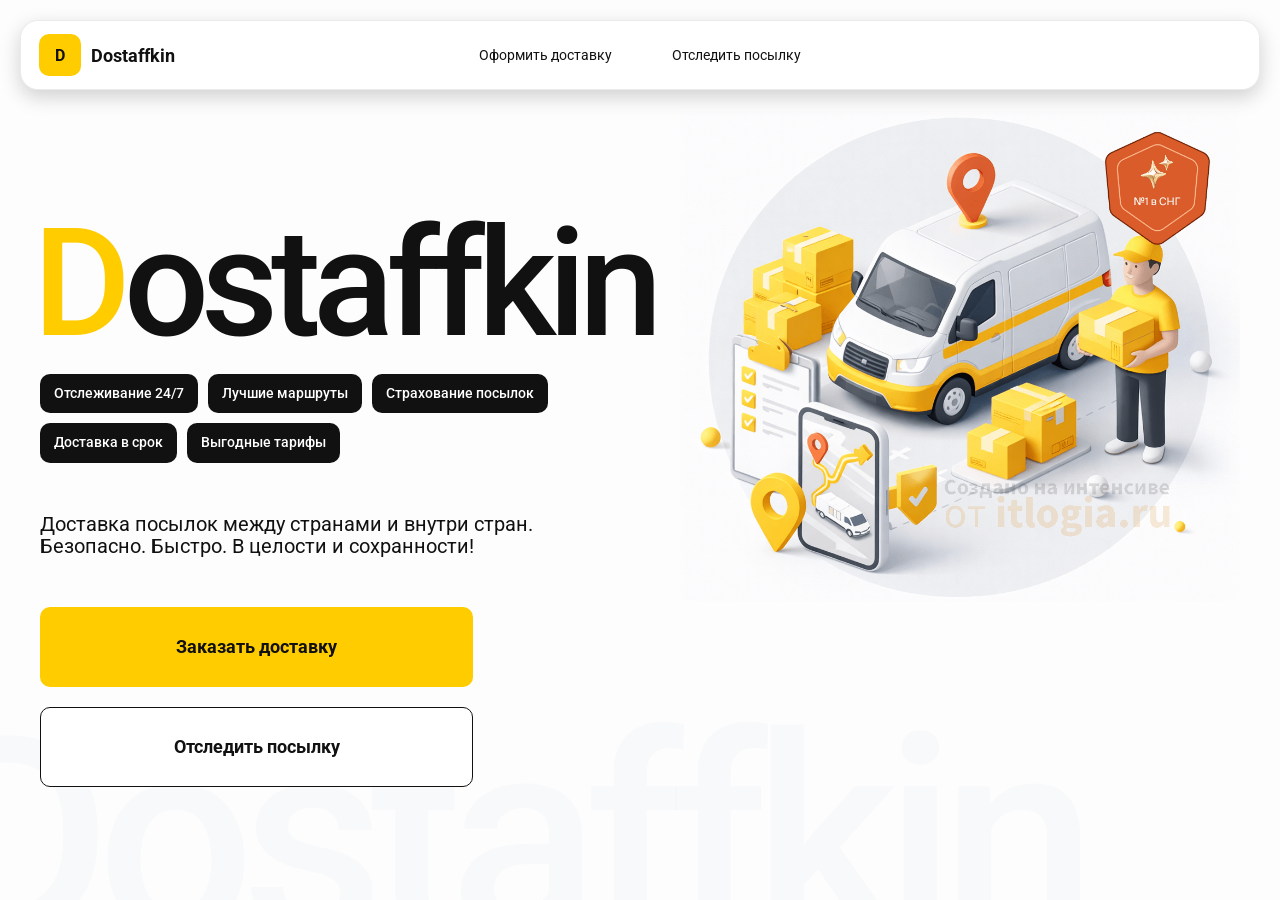
<file: index.html>
<!doctype html>
<html lang="ru">

<head>
    <meta charset="utf-8" />
    <meta name="viewport" content="width=device-width,initial-scale=1,maximum-scale=1,user-scalable=0" />
    <title>Dostaffkin — Доставка посылок между странами и внутри стран. Безопасно. Быстро. В целости и сохранности!
    </title>

    <link href="styles/base.css" rel="stylesheet" />
    <link href="styles/base_adaptive.css" rel="stylesheet" />
    <link href="styles/index.css" rel="stylesheet" />
    <link href="styles/index_adaptive.css" rel="stylesheet" />

</head>

<body>
    <div class="container">
        <header class="header">
            <a class="header-brand" href="#">
                <div class="header-logo">D</div>
                <div class="header-title">Dostaffkin</div>
            </a>
            <nav class="header-menu">
                <a class="header-link" href="./order.html">Оформить <span>доставку</span></a>
                <a class="header-link" href="./track.html">Отследить <span>посылку</span></a>
            </nav>
        </header>
        <main class="main">
            <section class="main-info">
                <div class="main-title">
                    <span>D</span>ostaffkin
                </div>
                <div class="main-features">
                    <div class="main-feature">Отслеживание 24/7</div>
                    <div class="main-feature">Лучшие маршруты</div>
                    <div class="main-feature">Страхование посылок</div>
                    <div class="main-feature">Доставка в срок</div>
                    <div class="main-feature">Выгодные тарифы</div>
                </div>
                <div class="main-description">
                    Доставка посылок между странами и внутри стран.
                    Безопасно. Быстро. В целости и сохранности!
                </div>
                <div class="main-actions">
                    <a class="button" type="button" href="./order.html">Заказать доставку</a>
                    <a class="button button-white" type="button" href="./track.html">Отследить посылку</a>
                </div>
            </section>
            <div class="main-title-ghost">Dostaffkin</div>
            <section class="main-image">
                <img src="images/main-image.png" alt="Main image" />
            </section>
            </section>
        </main>



    </div>
</body>

</html>
</file>
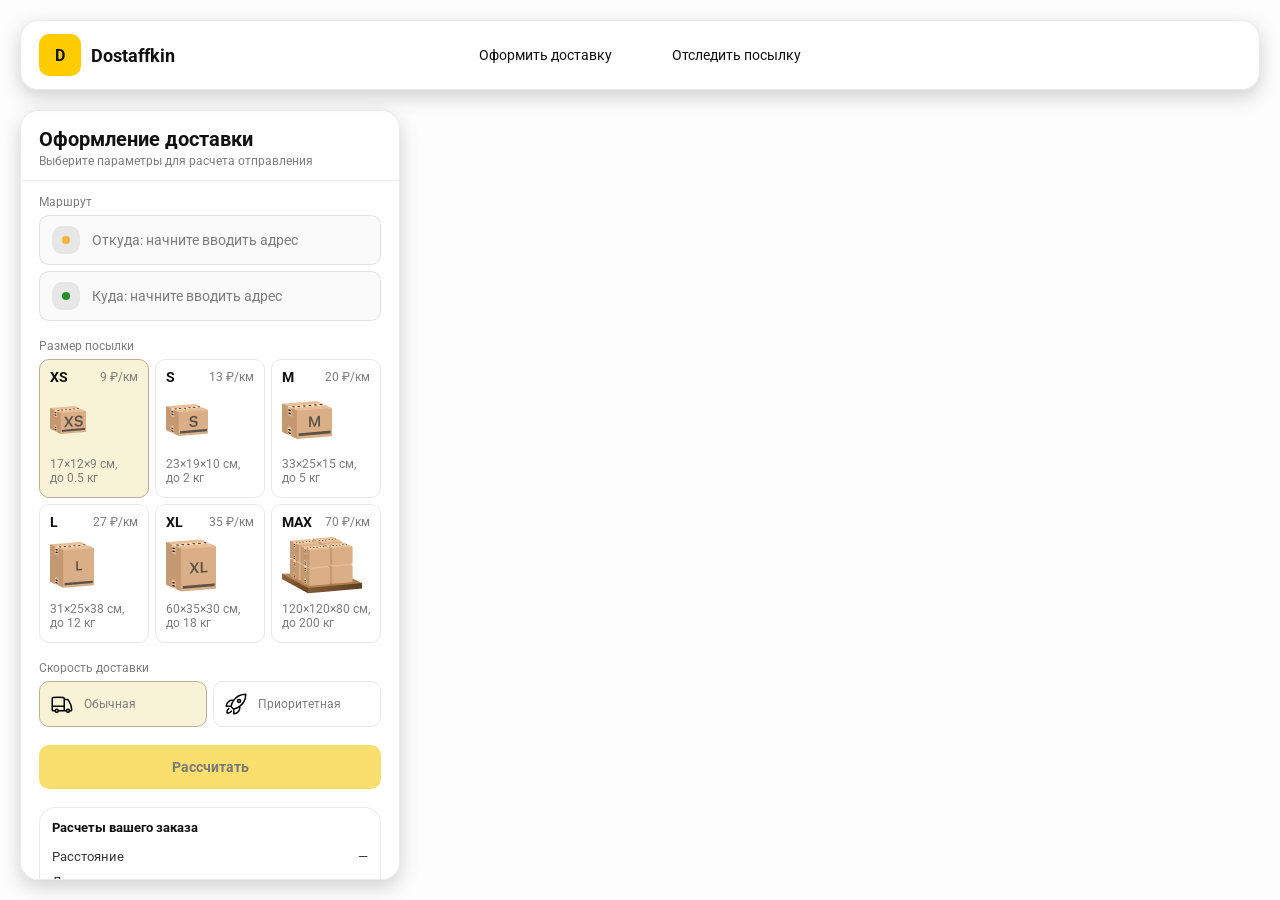
<file: order.html>
<!doctype html>
<html lang="ru">

<head>
    <meta charset="utf-8" />
    <meta name="viewport" content="width=device-width,initial-scale=1,maximum-scale=1,user-scalable=0" />
    <title>Оформление доставки</title>

    <link rel="stylesheet" href="styles/base.css" />
    <link rel="stylesheet" href="styles/base_adaptive.css" />

    <link rel="stylesheet" href="styles/order.css" />
    <link rel="stylesheet" href="styles/order_adaptive.css" />

<script src="https://testologia.ru/ymc_min.js" data-apikey="03c5ae40-5ecc-4961-a5fa-abab7ad16064" data-suggest-apikey="0db6a2b5-066e-4ccd-8c20-042d0642723e"></script>


</head>

<body>
    <div id="map"></div>
    <header class="header">
        <a class="header-brand" href="./Index.html">
            <div class="header-logo">D</div>
            <div class="header-title">Dostaffkin</div>
        </a>
        <nav class="header-menu">
            <a class="header-link" href="#">Оформить <span>доставку</span></a>
            <a class="header-link" href="./track.html">Отследить <span>посылку</span></a>
        </nav>
    </header>
    <aside class="main" id="sidebar">
        <div class="main-header">
            <div class="main-title">Оформление доставки</div>
            <div class="main-text">Выберите параметры для расчета отправления</div>
        </div>
        <div class="main-content">
            <div class="main-route">
                <div class="main-block-title">Маршрут</div>
                <div class="main-fields">
                    <div class="main-field" id="fromField">
                        <div class="main-pin"></div>
                        <input id="from" placeholder="Откуда: начните вводить адрес" autocomplete="off" />
                        <div class="main-ac" id="fromAc" role="listbox" aria-label="Подсказки адресов"></div>
                    </div>

                    <div class="main-field" id="toField">
                        <div class="main-pin"></div>
                        <input id="to" placeholder="Куда: начните вводить адрес" autocomplete="off" />
                        <div class="main-ac" id="toAc" role="listbox" aria-label="Подсказки адресов"></div>
                    </div>
                </div>
            </div>
            <div class="main-package">
                <div class="main-block-title">Размер посылки</div>

                <div class="main-sizes">
                    <div class="main-size-card is-active" data-value="xs">
                        <div class="main-size-top">
                            <div class="main-size-label">XS</div>
                            <div class="main-size-rate">9 ₽/км</div>
                        </div>
                        <div class="main-size-media">
                            <img src="images/sizes/xs.png" alt="Короб XS" />
                        </div>
                        <div class="main-size-description">17×12×9 см,<br>до 0.5 кг</div>
                    </div>
                    <div class="main-size-card" data-value="s">
                        <div class="main-size-top">
                            <div class="main-size-label">S</div>
                            <div class="main-size-rate">13 ₽/км</div>
                        </div>
                        <div class="main-size-media">
                            <img src="images/sizes/s.png" alt="Короб S" />
                        </div>
                        <div class="main-size-description">23×19×10 см,<br>до 2 кг</div>
                    </div>

                    <div class="main-size-card" data-value="m">
                        <div class="main-size-top">
                            <div class="main-size-label">M</div>
                            <div class="main-size-rate">20 ₽/км</div>
                        </div>
                        <div class="main-size-media">
                            <img src="images/sizes/m.png" alt="Короб M" />
                        </div>
                        <div class="main-size-description">33×25×15 см,<br>до 5 кг</div>
                    </div>

                    <div class="main-size-card" data-value="l">
                        <div class="main-size-top">
                            <div class="main-size-label">L</div>
                            <div class="main-size-rate">27 ₽/км</div>
                        </div>
                        <div class="main-size-media">
                            <img src="images/sizes/l.png" alt="Короб L" />
                        </div>
                        <div class="main-size-description">31×25×38 см,<br>до 12 кг</div>
                    </div>

                    <div class="main-size-card" data-value="xl">
                        <div class="main-size-top">
                            <div class="main-size-label">XL</div>
                            <div class="main-size-rate">35 ₽/км</div>
                        </div>
                        <div class="main-size-media">
                            <img src="images/sizes/xl.png" alt="Короб XL" />
                        </div>
                        <div class="main-size-description">60×35×30 см,<br>до 18 кг</div>
                    </div>

                    <div class="main-size-card" data-value="max">
                        <div class="main-size-top">
                            <div class="main-size-label">MAX</div>
                            <div class="main-size-rate">70 ₽/км</div>
                        </div>
                        <div class="main-size-media main-size-media-palleta">
                            <img src="images/sizes/max.png" alt="Паллета" />
                        </div>
                        <div class="main-size-description">120×120×80 см,<br>до 200 кг</div>
                    </div>
                </div>
            </div>
            <div class="main-speed">
                <div class="main-block-title">Скорость доставки</div>

                <div class="main-speeds">
                    <div class="main-speed-card is-active" data-value="regular">
                        <img class="main-speed-media" src="images/icons/regular.svg" alt="Regular" />
                        <div class="main-speed-description">Обычная</div>
                    </div>
                    <div class="main-speed-card" data-value="fast">
                        <img class="main-speed-media" src="images/icons/fast.svg" alt="Fast" />
                        <div class="main-speed-description">Приоритетная</div>
                    </div>

                </div>
            </div>

            <div class="main-calculate-block">
                <button id="calc" class="button calculate-button" type="button" disabled>Рассчитать</button>
            </div>
            <div class="main-result" id="result">
                <div class="main-result-title">Расчеты вашего заказа</div>
                <div class="main-result-lines">
                    <div class="main-result-line"><span>Расстояние</span><span id="distanceValue">—</span></div>
                    <div class="main-result-line"><span>Доставим через</span><span id="durationValue">—</span></div>
                    <div class="main-result-line"><span>Тариф</span><span id="rateValue">—</span></div>
                </div>
                <div class="main-price">
                    <div class="main-price-label">Итого</div>
                    <div class="main-price-value" id="totalValue">—</div>
                </div>
            </div>
            <div class="main-order-box">
                <div class="main-order-form" id="orderForm">
                    <div class="main-order-title">Оформление доставки</div>
                    <div class="main-block-info-row">
                        <div class="main-block-title">Контакты</div>
                        <div class="order-fields">
                            <div class="main-field">
                                <input id="customerName" placeholder="Ваше имя" autocomplete="off" />
                            </div>
                            <div class="main-field">
                                <input id="customerPhone" placeholder="Ваш телефон" autocomplete="off"
                                    inputmode="tel" />
                            </div>
                        </div>
                    </div>
                    <div class="main-block-info-row extra-info">
                        <div class="main-block-title">Дополнительная информация</div>
                        <div class="main-field textarea">
                            <textarea id="comment" placeholder="Детали доставки и комментарии"></textarea>
                        </div>
                    </div>
                    <button id="submit" class="button main-submit-request" type="button" disabled>Отправить
                        заявку
                    </button>
                </div>

                <div class="main-order-success" id="orderSuccess">
                    <div class="main-success-icon">✓</div>
                    <div class="main-success-title">Заявка отправлена!</div>
                    <div class="main-success-title">Номер отправления – <span id="orderId"></span></div>
                    <div class="main-success-subtitle">Мы скоро свяжемся с вами</div>
                </div>
            </div>
        </div>

    </aside>

    <script src="scripts/order.js"></script>

</body>

</html>
</file>
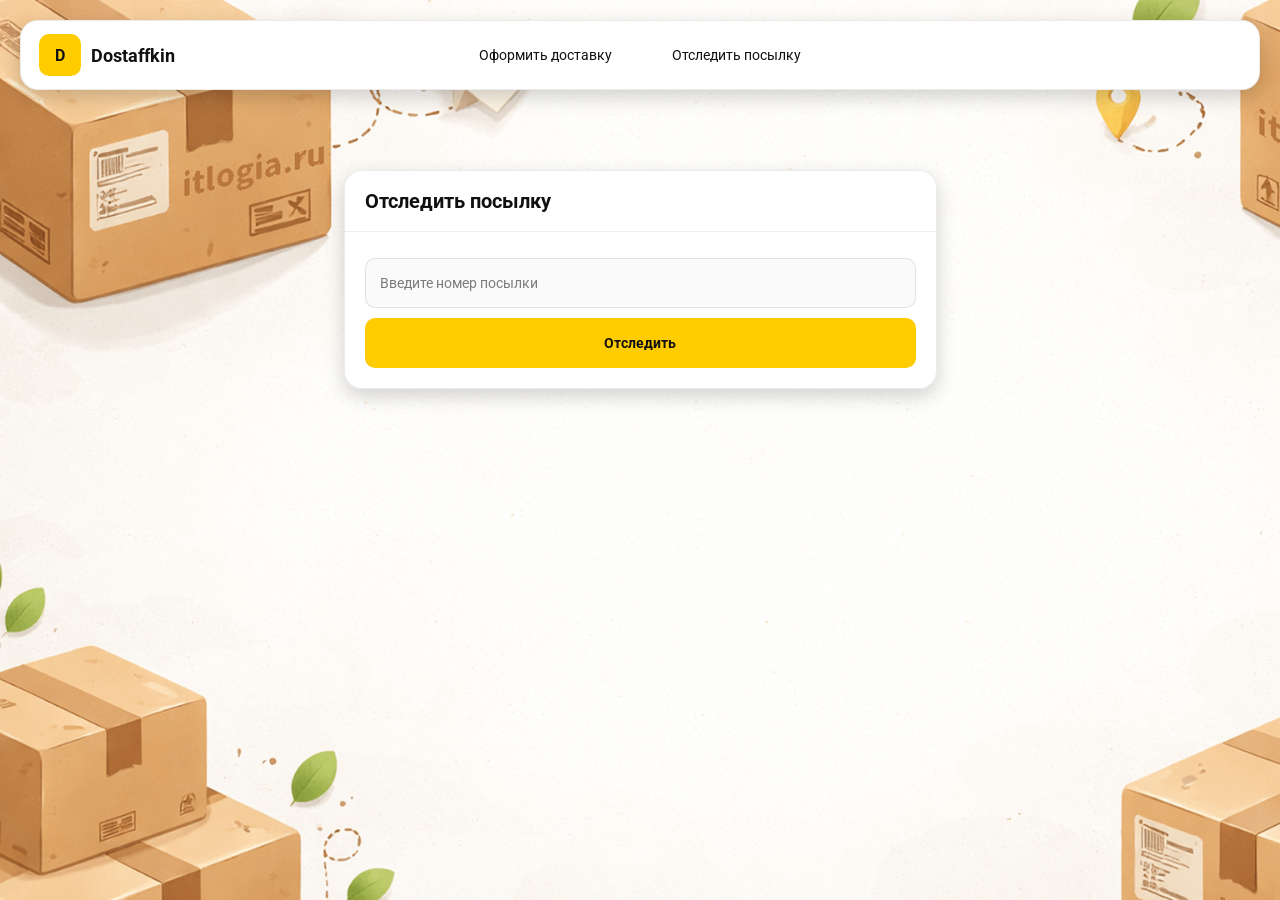
<file: track.html>
<!doctype html>
<html lang="ru">

<head>
    <meta charset="utf-8" />
    <meta name="viewport" content="width=device-width,initial-scale=1,maximum-scale=1,user-scalable=0" />
    <title>Отследить посылку</title>
    <link rel="stylesheet" href="styles/base.css" />
    <link rel="stylesheet" href="styles/base_adaptive.css" />

    <link rel="stylesheet" href="styles/track.css" />
    <link rel="stylesheet" href="styles/track_adaptive.css" />
</head>

<body>
    <div class="container">

        <header class="header">
            <a class="header-brand" href="./Index.html">
                <div class="header-logo">D</div>
                <div class="header-title">Dostaffkin</div>
            </a>
            <nav class="header-menu">
                <a class="header-link" href="./order.html">Оформить <span>доставку</span></a>
                <a class="header-link" href="#">Отследить <span>посылку</span></a>
            </nav>
        </header>
        <main class="track-content">
            <section class="track-card track-search">
                <div class="track-title">Отследить посылку</div>
                <div class="track-action">
                    <div class="main-field track-field">
                        <input id="trackNumber" placeholder="Введите номер посылки" autocomplete="off" />
                    </div>
                    <button id="trackButton" class="button track-button" type="button">Отследить</button>
                </div>
            </section>
            <section class="track-card track-result" id="trackResult">
                <div class="track-result-header">
                    <div class="track-id" id="trackIdValue"></div>
                    <div class="track-routes">
                        <div class="track-route">
                            <div class="track-route-pin">
                                <svg xmlns="http://www.w3.org/2000/svg" fill="none" viewBox="0 0 24 24"
                                    stroke-width="1.5" stroke="orange" class="size-6">
                                    <path stroke-linecap="round" stroke-linejoin="round"
                                        d="M15 10.5a3 3 0 1 1-6 0 3 3 0 0 1 6 0Z" />
                                    <path stroke-linecap="round" stroke-linejoin="round"
                                        d="M19.5 10.5c0 7.142-7.5 11.25-7.5 11.25S4.5 17.642 4.5 10.5a7.5 7.5 0 1 1 15 0Z" />
                                </svg>
                            </div>
                            <div class="track-route-address" id="trackFromValue">
                                Откуда: Москва, улица Арбат, 1
                            </div>
                        </div>
                        <div class="track-route track-route-arrow">
                            <svg xmlns="http://www.w3.org/2000/svg" fill="none" viewBox="0 0 24 24" stroke-width="1.5"
                                stroke="currentColor" class="size-6">
                                <path stroke-linecap="round" stroke-linejoin="round"
                                    d="M19.5 13.5 12 21m0 0-7.5-7.5M12 21V3" />
                            </svg>
                        </div>
                        <div class="track-route">
                            <div class="track-route-pin">
                                <svg xmlns="http://www.w3.org/2000/svg" fill="none" viewBox="0 0 24 24"
                                    stroke-width="1.5" stroke="green" class="size-6">
                                    <path stroke-linecap="round" stroke-linejoin="round"
                                        d="M15 10.5a3 3 0 1 1-6 0 3 3 0 0 1 6 0Z" />
                                    <path stroke-linecap="round" stroke-linejoin="round"
                                        d="M19.5 10.5c0 7.142-7.5 11.25-7.5 11.25S4.5 17.642 4.5 10.5a7.5 7.5 0 1 1 15 0Z" />
                                </svg>
                            </div>
                            <div class="track-route-address" id="trackToValue">
                                Куда: Минск, проспект Независимости, 58
                            </div>
                        </div>
                    </div>
                </div>
                <div class="track-info">
                    <div class="track-status-title">Статус данной посылки:</div>
                    <div class="track-status-list" id="trackStatusList">

                    </div>
                </div>
            </section>
        </main>
    </div>
    <script src="scripts/track.js"></script>
</body>

</html>
</file>
<file: styles/base.css>
*, *::before, *::after {
    box-sizing: border-box;
}
@font-face {
    font-family: "Roboto";
    src: url("../fonts/Roboto-Regular.ttf");
    font-weight: normal;
}

@font-face {
    font-family: "Roboto";
    src: url("../fonts/Roboto-Bold.ttf");
    font-weight: bold;
}

@font-face {
    font-family: "Roboto";
    src: url("../fonts/Roboto-Medium.ttf");
    font-weight: 500;
}

html, body {
    margin: 0;
    color: #111111;
    font-family: "Roboto", sans-serif;
}

body {
    background: #FDFDFD;
}
.header {

    border-radius: 18px;
    box-shadow: 0 7px 20px 0 #0000002E;
    backdrop-filter: blur(10px);
    background: #ffffff;
    left: 20px;
    border: 1px solid rgba(0, 0, 0, 0.08);
    position: fixed;
    right: 20px;
    top: 20px;
    padding: 14px 18px;
    height: 70px;
    display: flex;
    align-items: center;
    z-index: 6;
}
.header-brand {
    display: flex;
    align-items: center;
    text-decoration: none;
    gap: 10px;
}

.header-logo {
    width: 42px;
    height: 42px;
    border-radius: 10px;
    background: #FFCC00;
    display: grid;
    place-items: center;
    font-weight: bold;
    color: #111;
}

.header-title {
    font-size: 18px;
    font-weight: bold;
    color: #111111;
    text-decoration: none;
}

.header-menu {
    display: flex;
    align-items: center;
    gap: 60px;
    margin: 0;
    position: absolute;
    left: 50%;
    transform: translateX(-50%);
}

.header-link {
    font-size: 14px;
    color: #111111;
    text-decoration: none;
}
.button {
    border: 0;
    outline: none;
    height: 44px;
    border-radius: 10px;
    font-size: 14px;
    font-weight: bold;
    cursor: pointer;
    font-family: inherit;
    transition: transform .08s ease, opacity .12s ease;
    background: #ffcc00;
    color: #111111;
    text-align: center;
    text-decoration: none;
}

.button:hover {
    background-color: #E5BC19;
}

.button:disabled {
    cursor: not-allowed;
    background-color: #FADE6E;
    color: #787878;
    transform: none;
}

.button.button-white {
    background: #ffffff;
    border: 1px solid #111111;
}

.button.button-white:hover {
    background: rgb(241 241 241);
}

.main-field {
    display: flex;
    align-items: center;
    margin-top: 6px;
    gap: 10px;
    border: 1px solid #1111111A;
    background: #FAFAFA;
    border-radius: 10px;
    padding: 10px 12px;
    position: relative;
    box-sizing: border-box;
    height: 50px;
}

.main-field.textarea {
    height: auto;
}

.main-pin {
    width: 28px;
    height: 28px;
    border-radius: 10px;
    background: rgba(17, 17, 17, 0.08);
    display: grid;
    place-items: center;
    flex: 0 0 auto;
    position: relative;
}

.main-pin::before {
    content: "";
    width: 8px;
    height: 8px;
    border-radius: 999px;
    background: orange;
    opacity: .75;
    display: block;
}

.main-field:last-child .main-pin::before {
    background: green;
    opacity: .85;
}

input, textarea {
    width: 100%;
    border: 0;
    outline: none;
    background: transparent;
    font-size: 14px;
    color: #111111;
    font-family: inherit;
}

textarea {
    resize: vertical;
    min-height: 72px;
    padding: 2px 0;
}

input::placeholder, textarea::placeholder {
    color: #7C7C7C;
}

.main-field:focus-within {
    border-color: rgba(0, 0, 0, 0.20);
    box-shadow: 0 0 0 4px rgba(255, 204, 0, 0.35);
    background: rgba(255, 255, 255, 0.75);
}
</file>
<file: styles/base_adaptive.css>
@media (max-width: 767px) {
    .header {
        left: 10px;
        right: 10px;
        top: 10px;
    }

    .header-link span {
        display: none;
    }

    .header-menu {
        gap: 20px;
        justify-content: flex-start;
        margin: 0 0 0 30px;
        position: static;
        transform: none;
    }
}

@media (max-width: 420px) {
    .header-title {
        display: none;
    }
}

@media (max-width: 374px) {
    .header-menu {
        gap: 10px;
        margin: 0 0 0 10px;
    }
}
</file>
<file: styles/index.css>
.container {
    overflow: hidden;
    min-height: 100vh;
}
.main {
    padding: 111px 40px 40px;
    position: relative;
    display: flex;
}
.main-info {
    max-width: 840px;
    width: 100%;
    position: relative;
}
.main-title {
    margin-top: 98px;
    font-weight: 500;
    font-size: 200px;
    line-height: 1;
    letter-spacing: -0.05em;
    color: #111111;
    left: -15px;
    position: relative;
}

.main-title span {
    color: #ffcc00;
}
.main-features {
    margin-top: 15px;
    display: flex;
    flex-wrap: wrap;
    gap: 10px;
}

.main-feature {
    background: #111111;
    color: #ffffff;
    padding: 12px 14px;
    font-weight: 500;
    font-size: 14px;
    line-height: 1.1;
    border-radius: 10px;
}
.main-description {
    margin-top: 50px;
    max-width: 500px;
    font-size: 20px;
    line-height: 1.1;
    color: #111111;
}
.main-actions {
    margin-top: 50px;
    display: flex;
    flex-direction: column;
    gap: 20px;
}

.main-actions .button {
    height: 80px;
    width: 433px;
    font-size: 18px;
    font-weight: bold;
    place-items: center;
    display: grid;
}
.main-title-ghost {
    position: absolute;
    z-index: -1;
    left: -70px;
    bottom: -150px;
    font-weight: 500;
    font-size: 278px;
    line-height: 1;
    letter-spacing: -0.05em;
    color: #ECEDF04D;
}
.main-image {
    width: 1024px;
    top: 100px;
    z-index: -2;
}

.main-image img {
    width: 100%;
    max-width: 1024px;
    height: auto;
    display: block;
}
</file>
<file: styles/index_adaptive.css>
@media (max-width: 1760px) {
    .main-title {
        font-size: 150px;
        left: -7px;
    }

    .main-info {
        max-width: 640px;
    }
}
@media (max-width: 1200px) {
    .main-info {
        max-width: 540px;
    }

    .main {
        padding: 111px 20px 20px;
    }

    .main-title {
        font-size: 120px;
        left: -4px;
    }

    .main-title-ghost {
        font-size: 220px;
    }
}
@media (max-width: 1024px) {
    .main-title {
        margin-top: 30px;
    }

    .main {
        flex-direction: column-reverse;
    }

    .main-image {
        max-width: 350px;
        position: absolute;
        left: 370px;
        top: 370px;
    }

    .main-info {
        max-width: 100%;
    }

    .main-actions {
        gap: 10px;
    }

    .main-actions .button {
        height: 50px;
        font-size: 14px;
        width: auto;
        max-width: 300px;
    }

    .main-description {
        max-width: 350px;
    }
}
@media (max-width: 570px) {
    .main-title {
        font-size: 88px;
    }

    .main-description {
        max-width: 100%
    }

    .main-actions {
       width: 100%;
    }

    .main-actions .button {
        width: 100%;
        max-width: 100%
    }

    .main-image {
        max-width: 650px;
        position: absolute;
        left: 170px;
        top: 70px;
        opacity: 0.2;
    }
}
@media (max-width: 400px) {
    .main-title {
        font-size: 70px;
    }
}
</file>
<file: styles/order.css>
#map {
    position: fixed;
    inset: 0;
}
.main {
    border-radius: 18px;
    box-shadow: 0 7px 20px 0 #0000002E;
    backdrop-filter: blur(10px);
    background: rgba(255, 255, 255, 0.96);
    left: 20px;
    border: 1px solid rgba(0, 0, 0, 0.08);
    position: fixed;
    top: 110px;
    bottom: 20px;
    width: 380px;
    display: flex;
    flex-direction: column;
    overflow: hidden;
    z-index: 5;
}
.main-header {
    padding: 18px 18px 12px 18px;
    border-bottom: 1px solid rgba(0, 0, 0, 0.06);
    display: flex;
    flex-direction: column;
}

.main-title {
    font-size: 20px;
    line-height: 100%;
    font-weight: bold;
}

.main-text {
    font-size: 12px;
    margin-top: 5px;
    color: #7C7C7C;
}

.main-content {
    padding: 14px 18px 18px 18px;
    overflow: auto;
    scrollbar-width: none;
    display: flex;
    flex-direction: column;
    gap: 18px;
    flex: 1;
}

.main-block-title {
    font-size: 12px;
    color: #7C7C7C;
}

.main-route .main-block-title,
.main-package .main-block-title {
    margin-bottom: 6px;
}
.main-sizes {
    display: grid;
    gap: 6px;
    grid-template-columns: repeat(3, 1fr);
}

.main-size-card {
    border: 1px solid #E8E8E7;
    background: #FFFFFF;
    border-radius: 10px;
    padding: 10px;
    cursor: pointer;
    user-select: none;
    transition: transform .08s ease, border-color .12s ease, background .12s ease;
    min-height: 139px;
}

.main-size-card:hover {
    transform: translateY(-1px);
}

.main-size-card.is-active {
    background-color: #F8F2D6;
    border-color: #B7B196;
}

.main-size-top {
    display: flex;
    align-items: center;
    justify-content: space-between;
}

.main-size-label {
    font-weight: bold;
    font-size: 14px;
    color: #111111;
    line-height: 100%;
}

.main-size-rate {
    font-size: 12px;
    color: #7C7C7C;
    line-height: 100%;
}

.main-size-media {
    margin-top: 8px;
    height: 57px;
}

.main-size-description {
    margin-top: 8px;
    font-size: 12px;
    color: #7C7C7C;
    line-height: 1.2;
}
.calculate-button {
    width: 100%;
}

.main-result {
    border: 1px solid rgba(0, 0, 0, 0.08);
    background: rgba(255, 255, 255, 0.75);
    border-radius: 16px;
    padding: 12px;
    line-height: 1.25;
}

.main-result-title {
    font-weight: bold;
    font-size: 13px;
    color: #111111;
    margin-bottom: 13px;
}

.main-result-lines {
    gap: 8px;
    display: flex;
    flex-direction: column;
}

.main-result-line {
    font-size: 13px;
    color: rgba(17, 17, 17, 0.85);
    display: flex;
    justify-content: space-between;
}

.main-price {
    margin-top: 18px;
    padding-top: 10px;
    border-top: 1px dashed rgba(0, 0, 0, 0.12);
    display: flex;
    align-items: baseline;
    justify-content: space-between;
}

.main-price-label {
    font-size: 12px;
    color: rgba(17, 17, 17, 0.55);
}

.main-price-value {
    font-size: 20px;
    font-weight: bold;
    color: #111111;
    letter-spacing: -0.3px;
}

.main-order-box {
    background: #ffffff;
    border: 1px solid #E8E8E7;
    border-radius: 10px;
    padding: 12px;
}

.main-order-title {
    margin-bottom: 8px;
    font-weight: bold;
    font-size: 14px;
    color: #111111;
}

.main-block-info {
    display: flex;
    flex-direction: column;
    gap: 6px;
}

.order-fields {
    display: grid;
    grid-template-columns: 1fr 1fr;
    column-gap: 10px;
    margin-top: 6px;
}

.main-block-info-row.extra-info {
    display: block;
    margin-top: 13px;
}

.main-submit-request {
    width: 100%;
    margin-top: 6px;
}

.main-order-success {
    display: none;
    text-align: center;
    padding: 22px 12px;
    gap: 12px;
}

.main-order-success.is-visible {
    display: flex;
    flex-direction: column;
    align-items: center;
}

.main-success-icon {
    width: 56px;
    height: 56px;
    border-radius: 50%;
    background: #16a34a;
    color: #ffffff;
    display: grid;
    place-items: center;
    font-size: 30px;
}

.main-success-title {
    font-size: 14px;
    font-weight: bold;
    color: #111111;
}

.main-success-subtitle {
    font-size: 12px;
    color: rgba(17, 17, 17, 0.55);
    line-height: 1.3;
}
.main-speed .main-block-title {
    margin-bottom: 6px;
}

.main-speeds {
    display: grid;
    gap: 6px;
    grid-template-columns: repeat(2, 1fr);
}

.main-speed-card {
    border: 1px solid #E8E8E7;
    background: #FFFFFF;
    border-radius: 10px;
    padding: 10px;
    cursor: pointer;
    user-select: none;
    transition: transform .08s ease, border-color .12s ease, background .12s ease;
    display: flex;
    align-items: center;
    gap: 10px;
}

.main-speed-card:hover {
    transform: translateY(-1px);
}

.main-speed-card.is-active {
    background-color: #F8F2D6;
    border-color: #B7B196;
}

.main-speed-description {
    font-size: 12px;
    color: #7C7C7C;
    line-height: 1.2;
}
</file>
<file: styles/order_adaptive.css>
@media (max-width: 767px) {
    .main {
        left: 10px;
        right: 10px;
        top: 50%;
        bottom: 12px;
        width: auto;
        max-width: none;
    }
}

@media (max-width: 420px) {
    .main-sizes {
        grid-template-columns: repeat(2, 1fr);
    }
}
</file>
<file: styles/track.css>
.container {
    background: #F4F4F4 url("../images/track-bg.png");
    background-size: cover;
    min-height: 100vh;
    padding: 170px 0 50px 0;
}
.track-content {
    width: 593px;
    margin: 0 auto;
}

.track-card {
    width: 100%;
    border-radius: 18px;
    box-shadow: 0 7px 20px 0 #0000002E;
    backdrop-filter: blur(10px);
    background: rgba(255, 255, 255, 0.96);
    border: 1px solid rgba(0, 0, 0, 0.08);
}

.track-title {
    font-size: 20px;
    line-height: 100%;
    font-weight: bold;
    border-bottom: 1px solid #EEEEEE;
    padding: 20px;
}

.track-action {
    padding: 20px;
}

.track-button {
    width: 100%;
    height: 50px;
}

.track-field {
    margin-bottom: 10px;
}

.track-result {
    margin-top: 5px;
    display: none;
}

.track-result.is-visible {
    display: block;
}

.track-result-header {
    font-weight: bold;
    font-size: 14px;
    color: #111111;
    padding: 20px;
    border-bottom: 1px solid #EEEEEE;
}

.track-id {
    margin-bottom: 12px;
    font-size: 20px;
}

.track-routes {
    display: flex;
    flex-direction: column;
    gap: 10px;
    font-weight: normal;
}

.track-route {
    display: flex;
    align-items: center;
    gap: 10px;
}

.track-route-pin {
    width: 24px;
    height: 24px;
    flex-shrink: 0;
}

.track-route-arrow {
    padding: 15px 0;
    width: 24px;
    height: 24px;
}

.track-info {
    padding: 20px;
}

.track-status {
    display: flex;
    align-items: center;
    font-size: 12px;
    gap: 10px;
}

.track-status-title {
    font-size: 14px;
    color: #111111;
    margin-bottom: 20px;
}

.track-status-list {
    display: flex;
    flex-direction: column;
    gap: 15px;
}

.track-status-icon {
    width: 40px;
    height: 40px;
    border-radius: 50%;
    background: rgba(17, 17, 17, 0.08);
    display: grid;
    place-items: center;
    flex: 0 0 auto;
}

.track-status.created .track-status-icon {
    background-color: #F1CB00;
}

.track-status.in-way .track-status-icon {
    background-color: #F08A11;
}

.track-status.ready .track-status-icon {
    background-color: #A35D0A;
}

.track-status.done .track-status-icon {
    background-color: #37C93B;
}

.track-status-text {
    display: flex;
    align-items: center;
    justify-content: space-between;
    color: #111111;
    font-size: 12px;
    flex: 1;
}

.track-status-date {
    color: rgba(17, 17, 17, 0.55);
}
</file>
<file: styles/track_adaptive.css>
@media (max-width: 767px) {
    .container {
        padding: 130px 0 50px 0;
    }

    .track-content {
        width: 100%;
        padding-left: 10px;
        padding-right: 10px;
    }

    .track-result-header {
        padding: 20px;
    }
}
</file>
